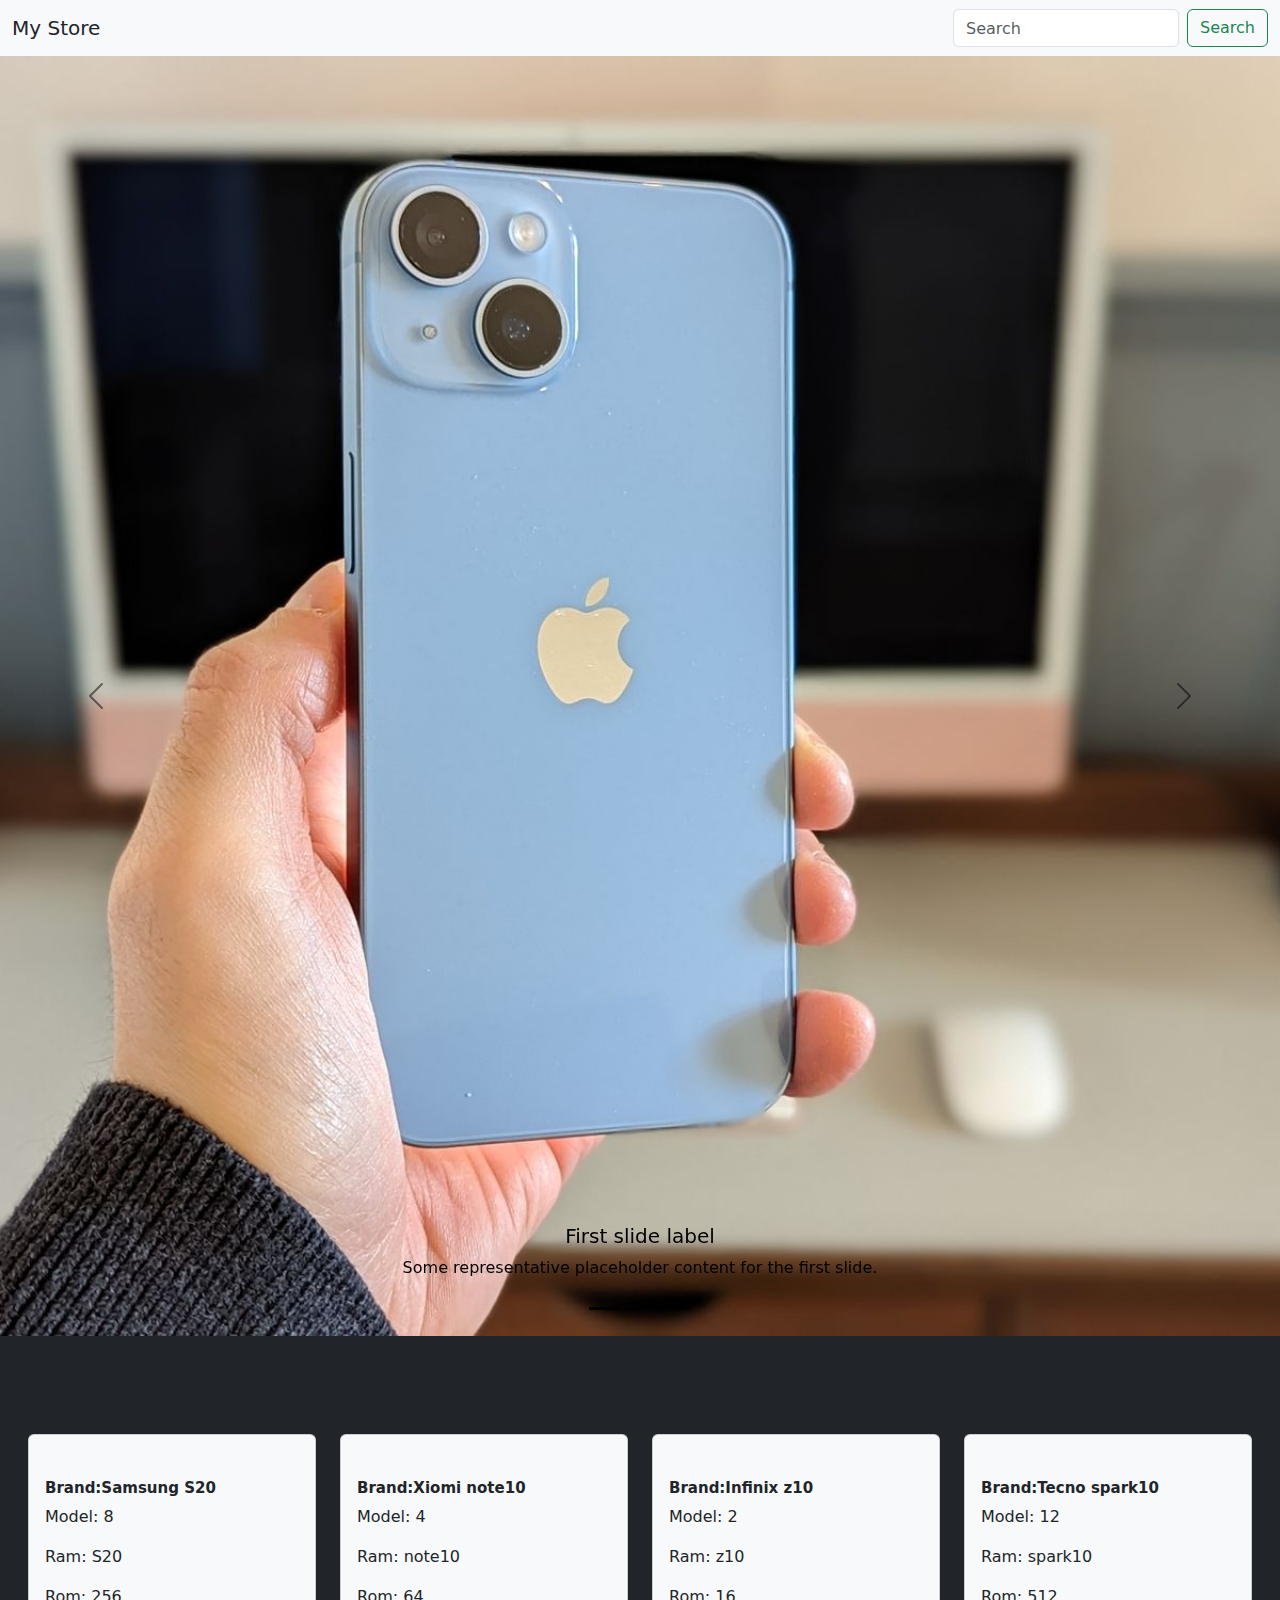
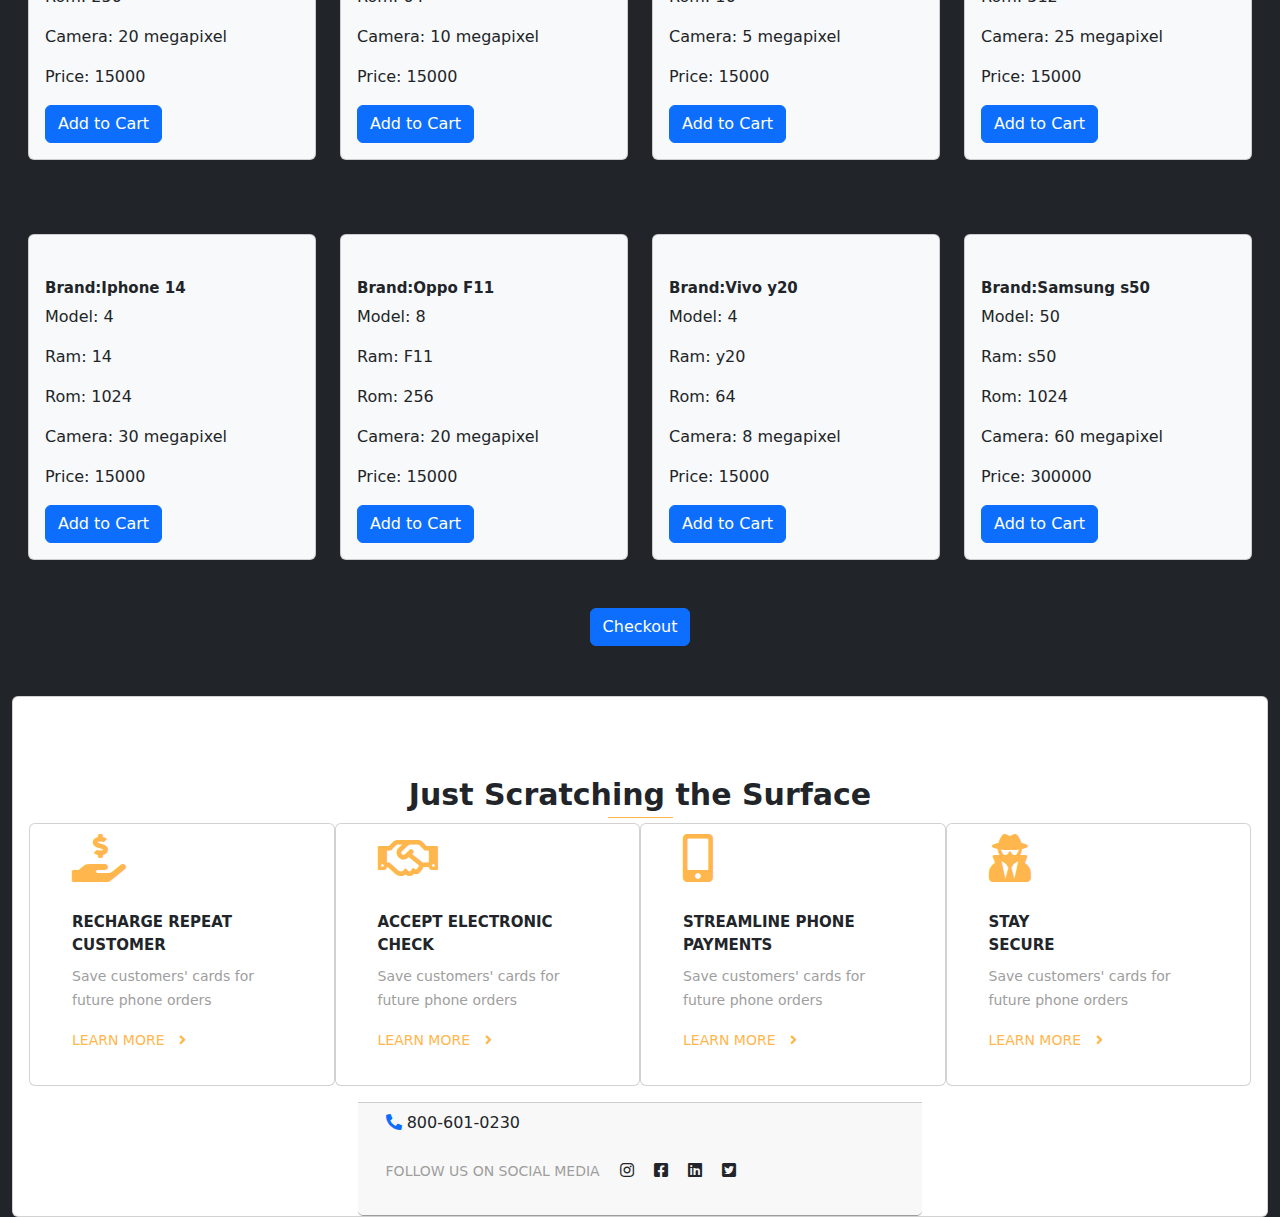
<file: index.html>
<!DOCTYPE html>
<html lang="en">

<head>
    <meta charset="UTF-8">
    <meta name="viewport" content="width=device-width, initial-scale=1.0">
    <title>Phone App</title>
    <link rel="stylesheet" href="style.css">
    <link rel="stylesheet" href="https://use.fontawesome.com/releases/v5.7.2/css/all.css">
    <link rel="stylesheet" href="https://stackpath.bootstrapcdn.com/bootstrap/4.3.1/css/bootstrap.min.css">

    <link href="https://cdn.jsdelivr.net/npm/bootstrap@5.3.3/dist/css/bootstrap.min.css" rel="stylesheet"
        integrity="sha384-QWTKZyjpPEjISv5WaRU9OFeRpok6YctnYmDr5pNlyT2bRjXh0JMhjY6hW+ALEwIH" crossorigin="anonymous">

</head>

<body class="bg-dark text-white">
    <nav class="navbar bg-body-tertiary">
        <div class="container-fluid">
            <a class="navbar-brand text-dark">My Store</a>
            <form class="d-flex" role="search">
                <input class="form-control me-2" type="search" placeholder="Search" aria-label="Search">
                <button class="btn btn-outline-success" type="submit">Search</button>
            </form>
        </div>
    </nav>

    <div id="carouselExampleDark" class="carousel carousel-dark slide">
        <div class="carousel-indicators">
            <button type="button" data-bs-target="#carouselExampleDark" data-bs-slide-to="0" class="active"
                aria-current="true" aria-label="Slide 1"></button>
            <button type="button" data-bs-target="#carouselExampleDark" data-bs-slide-to="1"
                aria-label="Slide 2"></button>
            <button type="button" data-bs-target="#carouselExampleDark" data-bs-slide-to="2"
                aria-label="Slide 3"></button>
        </div>
        <div class="carousel-inner">
            <div class="carousel-item active" data-bs-interval="10000">
                <img src="./Images/iphone-14-main-1664526346.jpg" class="d-block w-100 h-50" alt="...">
                <div class="carousel-caption d-none d-md-block">
                    <h5>First slide label</h5>
                    <p>Some representative placeholder content for the first slide.</p>
                </div>
            </div>
            <div class="carousel-item" data-bs-interval="2000">
                <img src="./Images/pexels-imadclicks-11772523.jpg" class="d-block w-100 h-50" alt="...">
                <div class="carousel-caption d-none d-md-block">
                    <h5>Second slide label</h5>
                    <p>Some representative placeholder content for the second slide.</p>
                </div>
            </div>
            <div class="carousel-item">
                <img src="./Images/section15-01bg.jpg" class="d-block w-100 h-50" alt="...">
                <div class="carousel-caption d-none d-md-block">
                    <h5>Third slide label</h5>
                    <p>Some representative placeholder content for the third slide.</p>
                </div>
            </div>
        </div>
        <button class="carousel-control-prev" type="button" data-bs-target="#carouselExampleDark" data-bs-slide="prev">
            <span class="carousel-control-prev-icon" aria-hidden="true"></span>
            <span class="visually-hidden">Previous</span>
        </button>
        <button class="carousel-control-next" type="button" data-bs-target="#carouselExampleDark" data-bs-slide="next">
            <span class="carousel-control-next-icon" aria-hidden="true"></span>
            <span class="visually-hidden">Next</span>
        </button>
    </div>





    <div class="products mt-5 d-flex justify-content-center gap-4 flex-wrap">

    </div>

    <div class="text-center m-5">
        <button onclick="gotocart()" class="btn btn-primary">Checkout</button>
    </div>

    <div class='container-fluid'>
        <div class="card">
            <div class="heading text-center">
                <div class="head1">Just Scratching the Surface</div>
                <p class="bdr"></p>
            </div>
            <div class="card-body">
                <div class="row m-0 pt-5">
                    <div class="card col-12 col-md-3">
                        <div class="card-content">
                            <i class="fas fa-hand-holding-usd fa-3x"></i>
                            <div class="card-title">
                                RECHARGE REPEAT
                                CUSTOMER
                            </div>
                            <p><small>Save customers' cards for future phone orders</small></p>
                            <div class="learn-more">
                                <p>
                                    <small>
                                        LEARN MORE
                                        <label><i class="fas fa-angle-right"></i></label>
                                    </small>
                                </p>
                            </div>
                        </div>
                    </div>
                    <div class="card col-12 col-md-3">
                        <div class="card-content">
                            <i class="far fa-handshake fa-3x"></i>
                            <div class="card-title">
                                ACCEPT ELECTRONIC
                                CHECK
                            </div>
                            <p><small>Save customers' cards for future phone orders</small></p>
                            <div class="learn-more">
                                <p>
                                    <small>
                                        LEARN MORE
                                        <label><i class="fas fa-angle-right"></i></label>
                                    </small>
                                </p>
                            </div>
                        </div>
                    </div>
                    <div class="card col-12 col-md-3">
                        <div class="card-content">
                            <i class="fas fa-mobile-alt fa-3x"></i>
                            <div class="card-title">
                                STREAMLINE PHONE
                                PAYMENTS
                            </div>
                            <p><small>Save customers' cards for future phone orders</small></p>
                            <div class="learn-more">
                                <p>
                                    <small>
                                        LEARN MORE
                                        <label><i class="fas fa-angle-right"></i></label>
                                    </small>
                                </p>
                            </div>
                        </div>
                    </div>
                    <div class="card col-12 col-md-3">
                        <div class="card-content">
                            <i class="fas fa-user-secret fa-3x"></i>
                            <div class="card-title">
                                STAY<br />
                                SECURE
                            </div>
                            <p><small>Save customers' cards for future phone orders</small></p>
                            <div class="learn-more">
                                <p>
                                    <small>
                                        LEARN MORE
                                        <label><i class="fas fa-angle-right"></i></label>
                                    </small>
                                </p>
                            </div>
                        </div>
                    </div>
                </div>
            </div>
            <div class="d-flex justify-content-center">
                <div class="card-footer row m-0">
                    <p>
                        <label>
                            <i class="fas fa-phone fa-rotate-90 text-primary"></i>
                        </label>
                        800-601-0230
                    </p>
                    <div>
                        <p>
                            <small class="follow-text">FOLLOW US ON SOCIAL MEDIA</small> <label class="footer-right">
                                <i class="fab fa-instagram"></i>
                                <i class="fab fa-facebook-square"></i>
                                <i class="fab fa-linkedin"></i>
                                <i class="fab fa-twitter-square"></i>
                            </label>
                        </p>
                    </div>

                </div>
            </div>

        </div>
    </div>







    <script src="https://cdnjs.cloudflare.com/ajax/libs/jquery/3.2.1/jquery.min.js"></script>
    <script src="https://stackpath.bootstrapcdn.com/bootstrap/4.3.1/js/bootstrap.bundle.min.js"></script>
    <script src="https://cdn.jsdelivr.net/npm/bootstrap@5.3.3/dist/js/bootstrap.bundle.min.js"
        integrity="sha384-YvpcrYf0tY3lHB60NNkmXc5s9fDVZLESaAA55NDzOxhy9GkcIdslK1eN7N6jIeHz"
        crossorigin="anonymous"></script>
    <script src="app.js"></script>
</body>

</html>
</file>
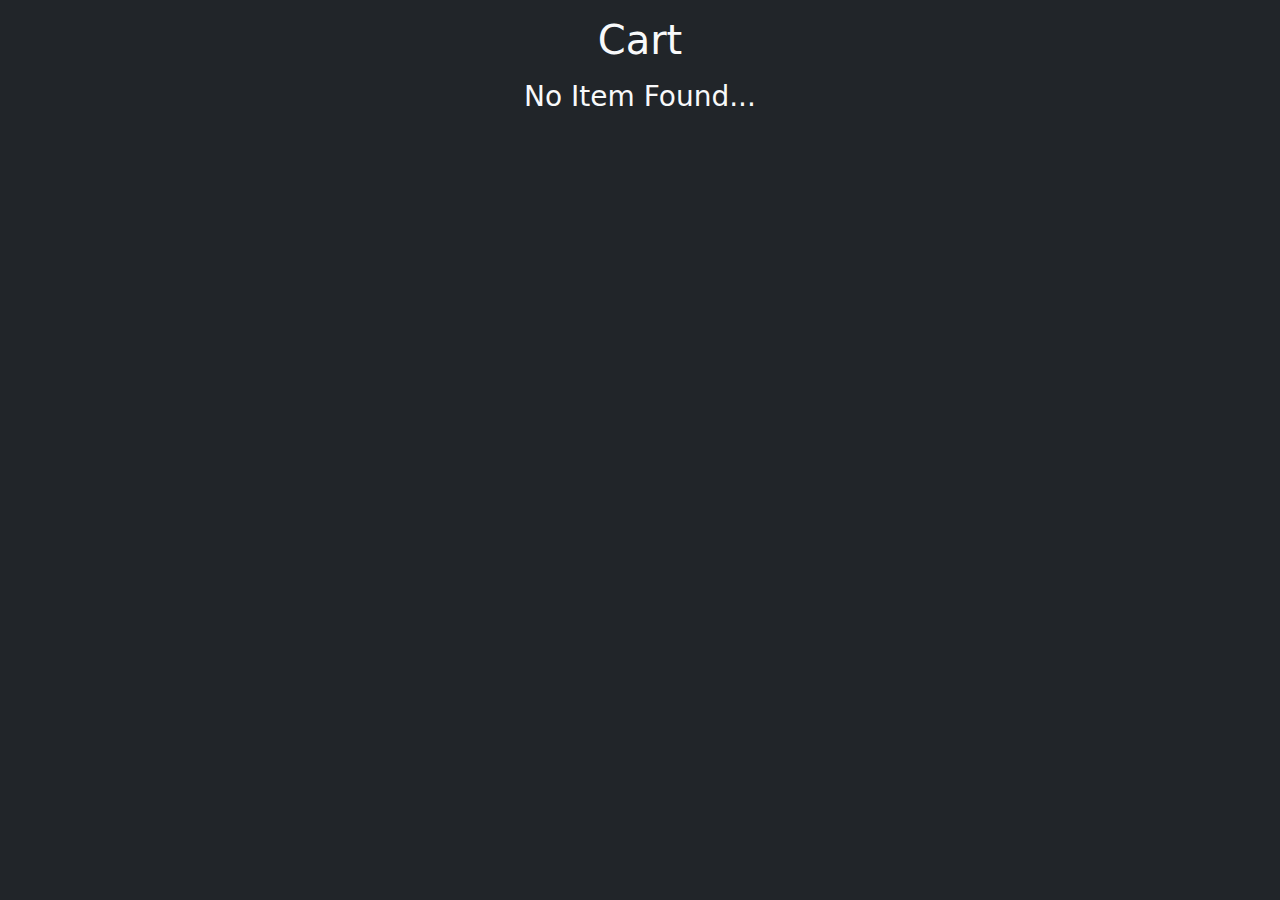
<file: cart.html>
<!DOCTYPE html>
<html lang="en">

<head>
    <meta charset="UTF-8">
    <meta name="viewport" content="width=device-width, initial-scale=1.0">
    <title>Cart</title>
    <link href="https://cdn.jsdelivr.net/npm/bootstrap@5.3.3/dist/css/bootstrap.min.css" rel="stylesheet"
        integrity="sha384-QWTKZyjpPEjISv5WaRU9OFeRpok6YctnYmDr5pNlyT2bRjXh0JMhjY6hW+ALEwIH" crossorigin="anonymous">
</head>

<body class="bg-dark text-light">
    <h1 class="text-center mt-3">Cart</h1>

    <div class="mt-3 container"></div>

    <script src="https://cdn.jsdelivr.net/npm/bootstrap@5.3.3/dist/js/bootstrap.bundle.min.js"
        integrity="sha384-YvpcrYf0tY3lHB60NNkmXc5s9fDVZLESaAA55NDzOxhy9GkcIdslK1eN7N6jIeHz"
        crossorigin="anonymous"></script>
    <script src="cart.js"></script>
</body>

</html>
</file>
<file: style.css>
body {
    background-color: #616161;
}

.card {
    background-color: #616161;
    color: white;
    margin-top: 50px;
    border: none;
}

.head1 {
    font-weight: 900;
    font-size: 30px;
}

.bdr {
    border-bottom: 1.5px solid #FFB74D;
    width: 65px;
    margin-right: auto;
    margin-left: auto;
}

.card-footer {
    justify-content: space-between;
    border: none;
    background: none;
    border-bottom: 0.5px solid #9E9E9E;
}

.footer-right>i {
    margin-left: 15px;
}

.fa-hand-holding-usd {
    color: #FFB74D;
}

.fa-handshake {
    color: #FFB74D;
}

.card-title {
    margin-bottom: .75rem;
    font-weight: 900;
    font-size: 15px;
    margin-top: 1.75rem;
}

.learn-more {
    color: #FFB74D;
}

.fa-angle-right {
    margin-left: 10px;
}

.fa-3x {
    color: #FFB74D;
}

.card-content {
    padding-right: 40px;
    padding-left: 30px;
    padding-bottom: 10px;
    padding-top: 10px;
}

.card-content>p {
    color: #9E9E9E;
}

.heading {
    position: relative;
    top: 75px;
}

.follow-text {
    color: #9E9E9E;
}
</file>
